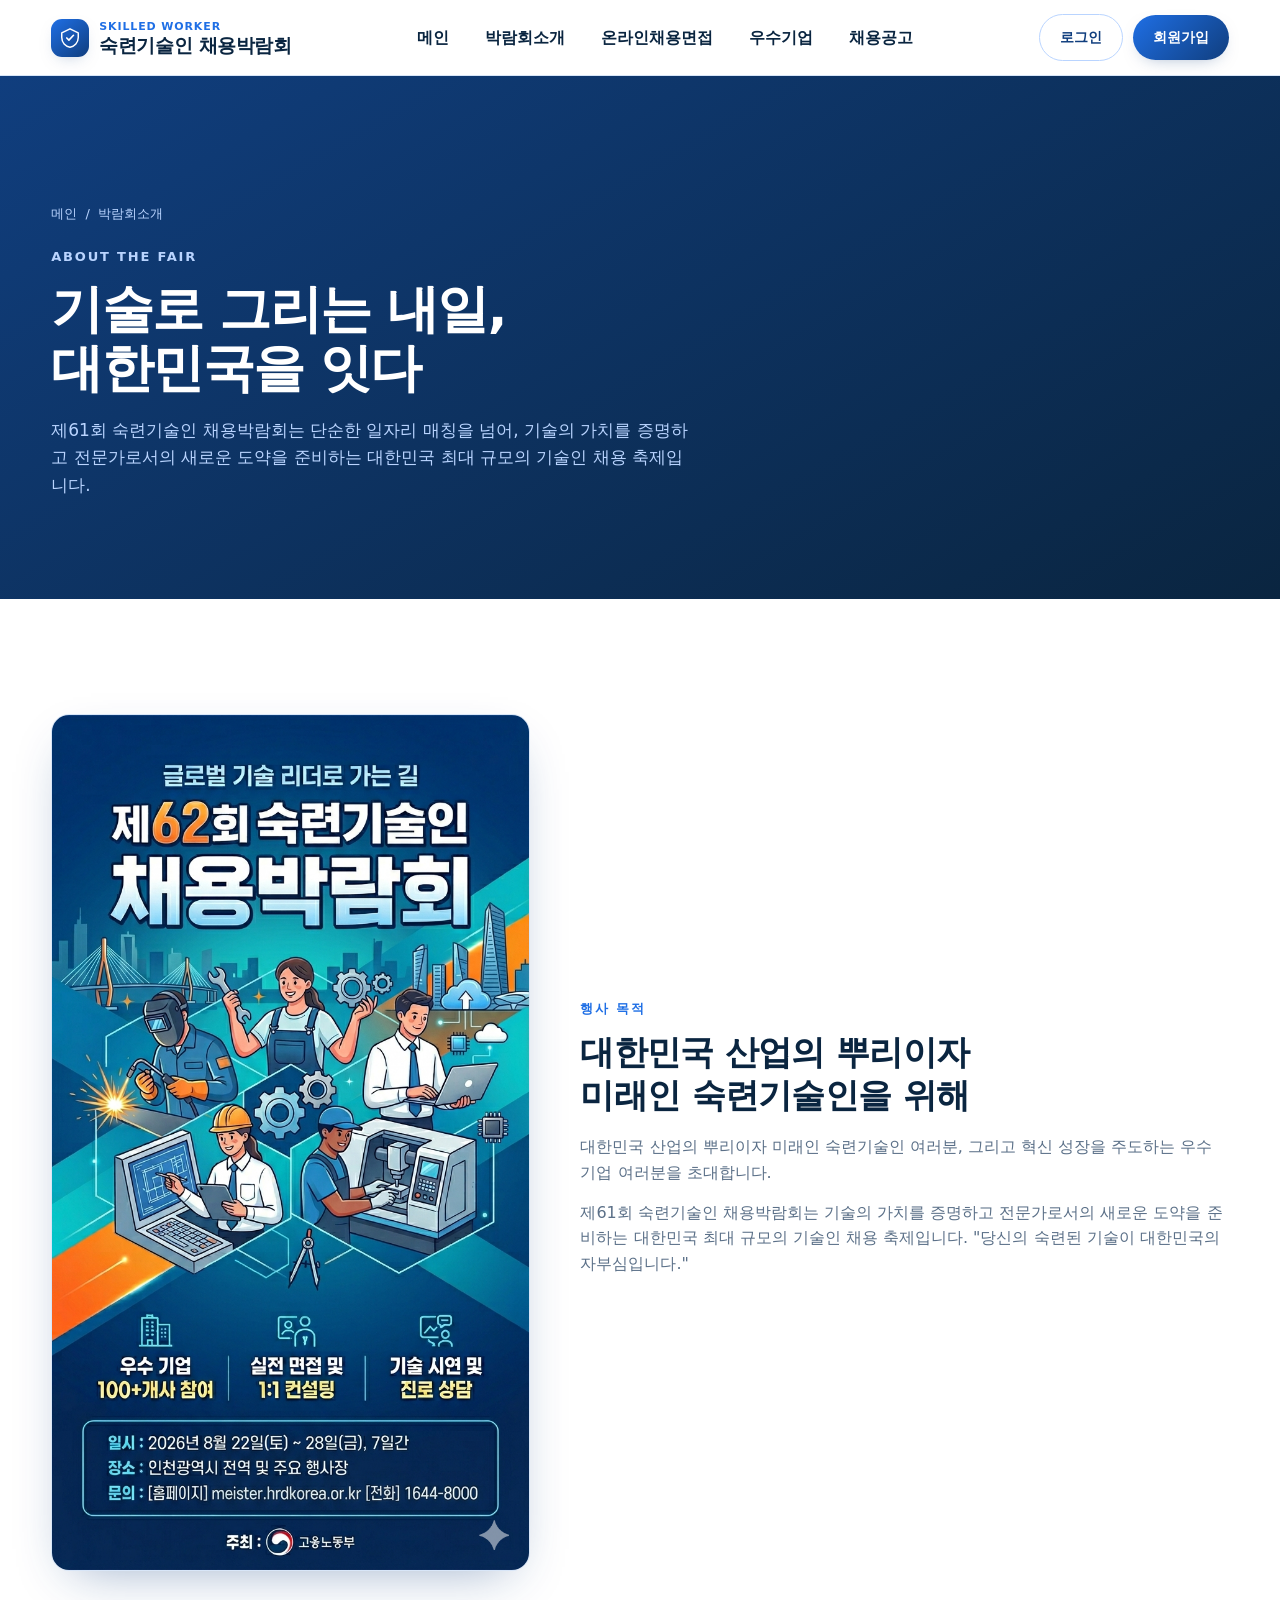
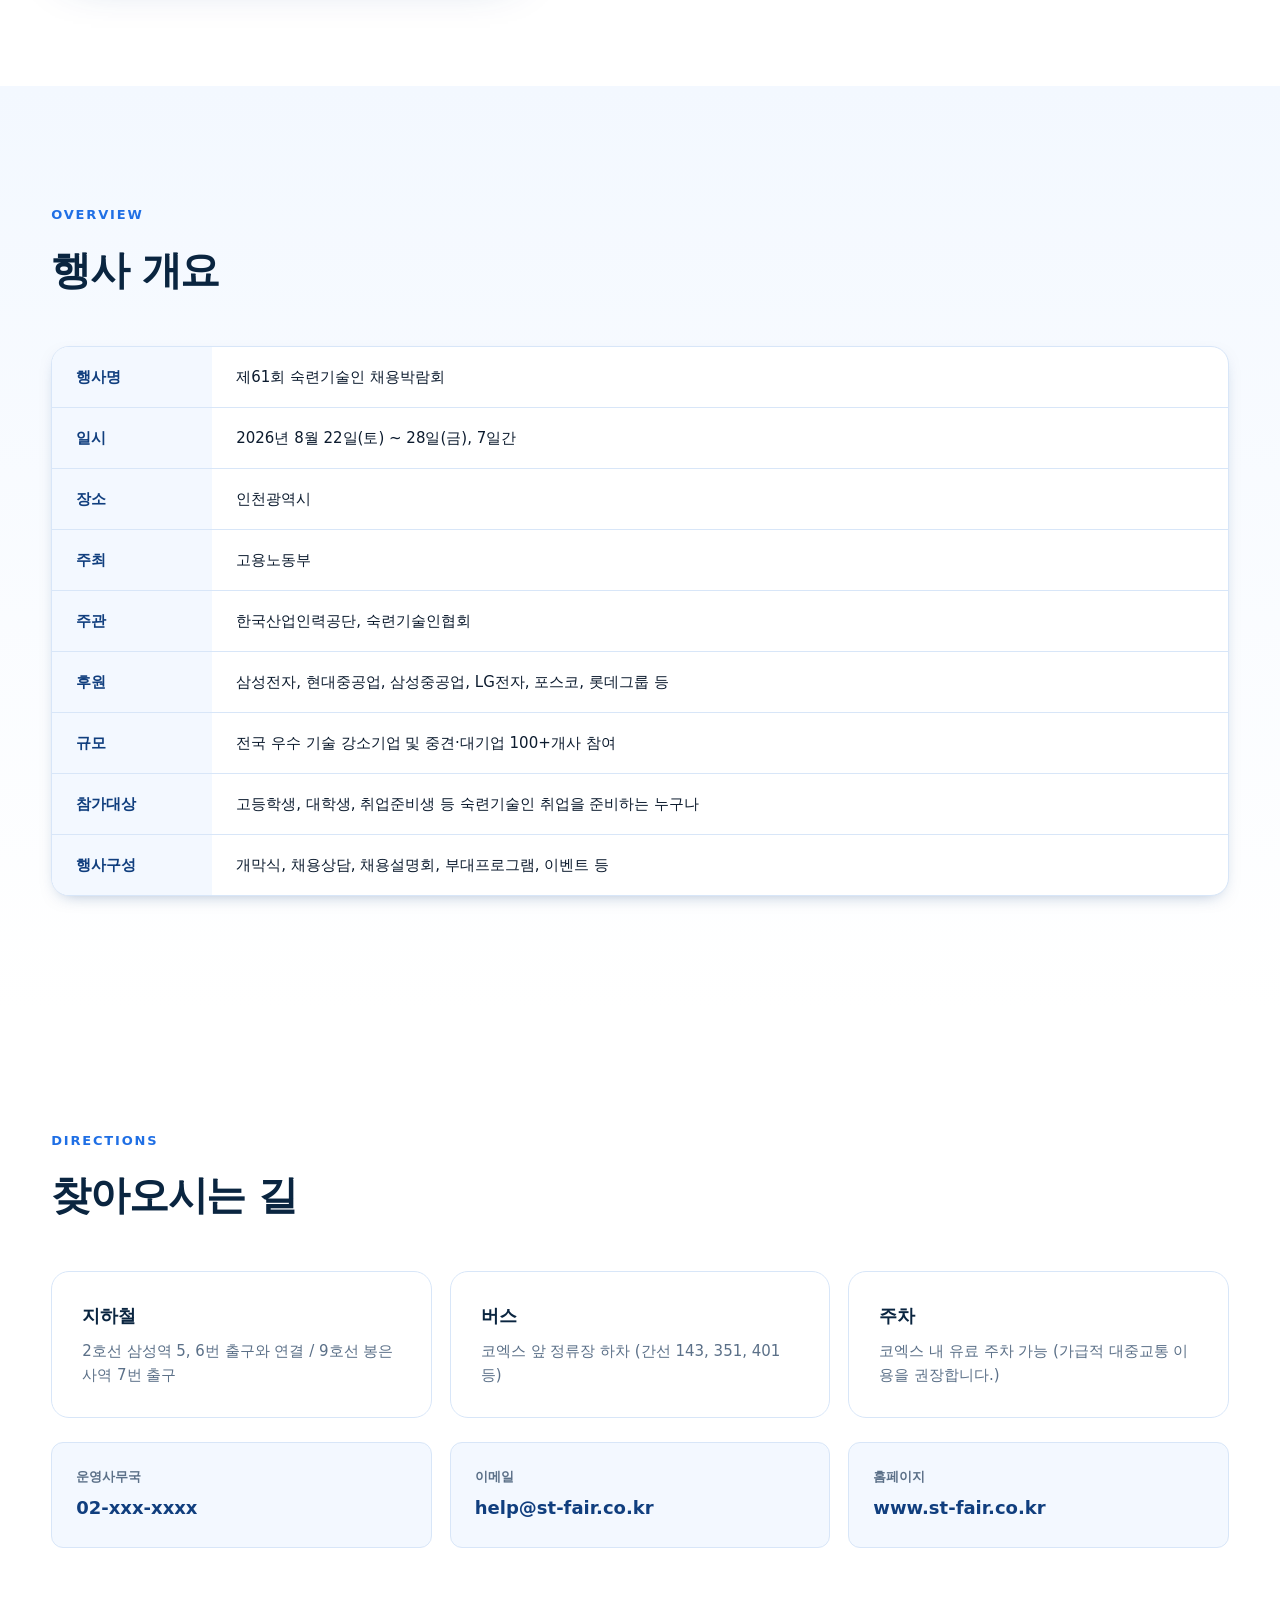
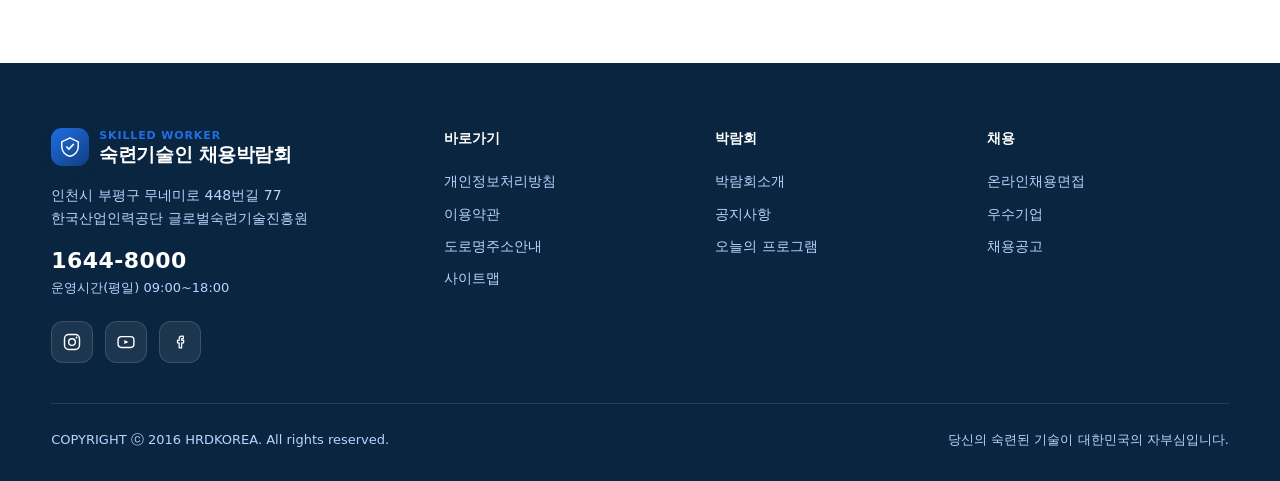
<file: sub.html>
<!DOCTYPE html>
<html lang="ko">
<head>
  <meta charset="UTF-8">
  <meta name="viewport" content="width=device-width, initial-scale=1.0">
  <title>박람회소개 | 제61회 숙련기술인 채용박람회</title>
  <meta name="description" content="제61회 숙련기술인 채용박람회 소개 — 기술로 그리는 내일, 대한민국을 잇다.">
  <link rel="stylesheet" href="css/style.css">
</head>
<body>

  <!-- ============ HEADER (identical to main) ============ -->
  <header class="header">
    <div class="wrap header__inner">
      <input type="checkbox" id="nav-toggle" class="nav-toggle" aria-hidden="true">

      <a href="index.html" class="logo" aria-label="숙련기술인 채용박람회 홈으로">
        <span class="logo__mark" aria-hidden="true">
          <svg viewBox="0 0 24 24" fill="none"><path d="M12 2 3 6.5v5C3 17 7 21 12 22c5-1 9-5 9-10.5v-5L12 2Z" stroke="#fff" stroke-width="1.6" stroke-linejoin="round"/><path d="m8.5 12 2.3 2.3L15.8 9" stroke="#fff" stroke-width="1.8" stroke-linecap="round" stroke-linejoin="round"/></svg>
        </span>
        <span class="logo__name"><span class="logo__sub">SKILLED WORKER</span><strong>숙련기술인 채용박람회</strong></span>
      </a>

      <nav class="nav" aria-label="주요 메뉴">
        <label for="nav-toggle" class="nav__close" aria-label="메뉴 닫기">×</label>
        <ul class="nav__list">
          <li><a href="index.html">메인</a></li>
          <li><a href="sub.html">박람회소개</a></li>
          <li><a href="#">온라인채용면접</a></li>
          <li><a href="index.html#gallery">우수기업</a></li>
          <li><a href="#">채용공고</a></li>
        </ul>
        <div class="nav__auth">
          <a href="#login" class="btn btn--ghost">로그인</a>
          <a href="#signup" class="btn btn--solid">회원가입</a>
        </div>
      </nav>

      <label for="nav-toggle" class="nav-overlay" aria-hidden="true"></label>

      <div class="auth">
        <a href="#login" class="btn btn--ghost">로그인</a>
        <a href="#signup" class="btn btn--solid">회원가입</a>
        <label for="nav-toggle" class="nav-toggle-label" aria-label="메뉴 열기"><span></span></label>
      </div>
    </div>
  </header>

  <!-- LOGIN MODAL -->
  <div class="modal" id="login" role="dialog" aria-modal="true" aria-label="로그인">
    <div class="modal__card">
      <div class="modal__head">
        <div class="modal__title">로그인<span>박람회 서비스를 이용하려면 로그인하세요</span></div>
        <a href="#" class="modal__close" aria-label="닫기">×</a>
      </div>
      <div class="field"><label for="li-id">아이디</label><input id="li-id" type="text" placeholder="아이디를 입력하세요"></div>
      <div class="field"><label for="li-pw">비밀번호</label><input id="li-pw" type="password" placeholder="비밀번호를 입력하세요"></div>
      <div class="role">
        <input type="radio" name="li-role" id="li-admin"><label for="li-admin">관리자</label>
        <input type="radio" name="li-role" id="li-user" checked><label for="li-user">일반회원</label>
      </div>
      <button class="btn btn--solid btn--block">로그인하기</button>
      <p class="modal__swap">아직 회원이 아니신가요? <a href="#signup">회원가입</a></p>
    </div>
  </div>

  <!-- SIGNUP MODAL -->
  <div class="modal" id="signup" role="dialog" aria-modal="true" aria-label="회원가입">
    <div class="modal__card">
      <div class="modal__head">
        <div class="modal__title">회원가입<span>기술로 그리는 내일, 대한민국을 잇다</span></div>
        <a href="#" class="modal__close" aria-label="닫기">×</a>
      </div>
      <div class="field"><label for="su-id">아이디</label><input id="su-id" type="text" placeholder="사용할 아이디"></div>
      <div class="field"><label for="su-pw">비밀번호</label><input id="su-pw" type="password" placeholder="비밀번호"></div>
      <div class="field"><label for="su-name">이름</label><input id="su-name" type="text" placeholder="이름"></div>
      <div class="role">
        <input type="radio" name="su-role" id="su-admin"><label for="su-admin">관리자</label>
        <input type="radio" name="su-role" id="su-user" checked><label for="su-user">일반회원</label>
      </div>
      <button class="btn btn--solid btn--block">가입하기</button>
      <p class="modal__swap">이미 계정이 있으신가요? <a href="#login">로그인</a></p>
    </div>
  </div>

  <!-- ============ SUB HERO ============ -->
  <section class="subhero">
    <div class="wrap">
      <nav class="breadcrumb" aria-label="현재 위치"><a href="index.html">메인</a> &nbsp;/&nbsp; 박람회소개</nav>
      <span class="eyebrow">About the fair</span>
      <h1 class="rise">기술로 그리는 내일,<br>대한민국을 잇다</h1>
      <p class="rise rise-2">제61회 숙련기술인 채용박람회는 단순한 일자리 매칭을 넘어, 기술의 가치를 증명하고 전문가로서의 새로운 도약을 준비하는 대한민국 최대 규모의 기술인 채용 축제입니다.</p>
    </div>
  </section>

  <!-- ============ INTRO ============ -->
  <section class="section">
    <div class="wrap">
      <div class="intro__lead">
        <div class="intro__poster">
          <img src="(공통)선수제공파일/B_Module/박람회소개/포스터.png" alt="제61회 숙련기술인 채용박람회 포스터" title="제61회 숙련기술인 채용박람회 포스터">
        </div>
        <div>
          <span class="eyebrow">행사 목적</span>
          <h2>대한민국 산업의 뿌리이자<br>미래인 숙련기술인을 위해</h2>
          <p>대한민국 산업의 뿌리이자 미래인 숙련기술인 여러분, 그리고 혁신 성장을 주도하는 우수 기업 여러분을 초대합니다.</p>
          <p>제61회 숙련기술인 채용박람회는 기술의 가치를 증명하고 전문가로서의 새로운 도약을 준비하는 대한민국 최대 규모의 기술인 채용 축제입니다. "당신의 숙련된 기술이 대한민국의 자부심입니다."</p>
        </div>
      </div>
    </div>
  </section>

  <!-- ============ INFO TABLE ============ -->
  <section class="section section--tint">
    <div class="wrap">
      <div class="section__head">
        <span class="eyebrow">Overview</span>
        <h2 class="section__title">행사 개요</h2>
      </div>
      <div class="info">
        <div class="info__row"><span class="info__key">행사명</span><span class="info__val">제61회 숙련기술인 채용박람회</span></div>
        <div class="info__row"><span class="info__key">일시</span><span class="info__val">2026년 8월 22일(토) ~ 28일(금), 7일간</span></div>
        <div class="info__row"><span class="info__key">장소</span><span class="info__val">인천광역시</span></div>
        <div class="info__row"><span class="info__key">주최</span><span class="info__val">고용노동부</span></div>
        <div class="info__row"><span class="info__key">주관</span><span class="info__val">한국산업인력공단, 숙련기술인협회</span></div>
        <div class="info__row"><span class="info__key">후원</span><span class="info__val">삼성전자, 현대중공업, 삼성중공업, LG전자, 포스코, 롯데그룹 등</span></div>
        <div class="info__row"><span class="info__key">규모</span><span class="info__val">전국 우수 기술 강소기업 및 중견·대기업 100+개사 참여</span></div>
        <div class="info__row"><span class="info__key">참가대상</span><span class="info__val">고등학생, 대학생, 취업준비생 등 숙련기술인 취업을 준비하는 누구나</span></div>
        <div class="info__row"><span class="info__key">행사구성</span><span class="info__val">개막식, 채용상담, 채용설명회, 부대프로그램, 이벤트 등</span></div>
      </div>
    </div>
  </section>

  <!-- ============ DIRECTIONS ============ -->
  <section class="section">
    <div class="wrap">
      <div class="section__head">
        <span class="eyebrow">Directions</span>
        <h2 class="section__title">찾아오시는 길</h2>
      </div>
      <div class="steps">
        <div class="step step--plain"><h4>지하철</h4><p>2호선 삼성역 5, 6번 출구와 연결 / 9호선 봉은사역 7번 출구</p></div>
        <div class="step step--plain"><h4>버스</h4><p>코엑스 앞 정류장 하차 (간선 143, 351, 401 등)</p></div>
        <div class="step step--plain"><h4>주차</h4><p>코엑스 내 유료 주차 가능 (가급적 대중교통 이용을 권장합니다.)</p></div>
      </div>
      <div class="contact">
        <div class="contact__item"><span>운영사무국</span><strong>02-xxx-xxxx</strong></div>
        <div class="contact__item"><span>이메일</span><strong>help@st-fair.co.kr</strong></div>
        <div class="contact__item"><span>홈페이지</span><strong>www.st-fair.co.kr</strong></div>
      </div>
    </div>
  </section>

  <!-- ============ FOOTER (identical to main) ============ -->
  <footer class="footer">
    <div class="wrap">
      <div class="footer__top">
        <div>
          <a href="index.html" class="logo" aria-label="홈으로">
            <span class="logo__mark" aria-hidden="true">
              <svg viewBox="0 0 24 24" fill="none"><path d="M12 2 3 6.5v5C3 17 7 21 12 22c5-1 9-5 9-10.5v-5L12 2Z" stroke="#fff" stroke-width="1.6" stroke-linejoin="round"/><path d="m8.5 12 2.3 2.3L15.8 9" stroke="#fff" stroke-width="1.8" stroke-linecap="round" stroke-linejoin="round"/></svg>
            </span>
            <span class="logo__name"><span class="logo__sub">SKILLED WORKER</span><strong>숙련기술인 채용박람회</strong></span>
          </a>
          <p class="footer__addr">인천시 부평구 무네미로 448번길 77<br>한국산업인력공단 글로벌숙련기술진흥원</p>
          <p class="footer__tel"><strong>1644-8000</strong><span>운영시간(평일) 09:00~18:00</span></p>
          <div class="sns">
            <a href="#" aria-label="인스타그램"><svg viewBox="0 0 24 24" fill="none"><rect x="3" y="3" width="18" height="18" rx="5" stroke="currentColor" stroke-width="1.7"/><circle cx="12" cy="12" r="4" stroke="currentColor" stroke-width="1.7"/><circle cx="17.5" cy="6.5" r="1.2" fill="currentColor"/></svg></a>
            <a href="#" aria-label="유튜브"><svg viewBox="0 0 24 24" fill="none"><rect x="2.5" y="5.5" width="19" height="13" rx="4" stroke="currentColor" stroke-width="1.7"/><path d="m10 9.5 5 2.5-5 2.5v-5Z" fill="currentColor"/></svg></a>
            <a href="#" aria-label="페이스북"><svg viewBox="0 0 24 24" fill="none"><path d="M14 8h2V5h-2c-1.7 0-3 1.3-3 3v2H9v3h2v6h3v-6h2.2l.3-3H14V8.5c0-.3.2-.5.5-.5Z" stroke="currentColor" stroke-width="1.5" stroke-linejoin="round"/></svg></a>
          </div>
        </div>
        <div class="footer__col"><h5>바로가기</h5><a href="#">개인정보처리방침</a><a href="#">이용약관</a><a href="#">도로명주소안내</a><a href="#">사이트맵</a></div>
        <div class="footer__col"><h5>박람회</h5><a href="sub.html">박람회소개</a><a href="index.html#notice">공지사항</a><a href="index.html#program">오늘의 프로그램</a></div>
        <div class="footer__col"><h5>채용</h5><a href="#">온라인채용면접</a><a href="index.html#gallery">우수기업</a><a href="#">채용공고</a></div>
      </div>
      <div class="footer__bottom">
        <span>COPYRIGHT ⓒ 2016 HRDKOREA. All rights reserved.</span>
        <span>당신의 숙련된 기술이 대한민국의 자부심입니다.</span>
      </div>
    </div>
  </footer>

</body>
</html>
</file>
<file: css/style.css>
/* =========================================================
   제61회 숙련기술인 채용박람회 — B_Module
   HTML5 / CSS3 only (no JavaScript)
   Palette: blue → white, modern
   ========================================================= */

:root {
  --blue-900: #0a2540;
  --blue-700: #103e7e;
  --blue-600: #1453b8;
  --blue-500: #1f6fe5;
  --blue-400: #4f93ff;
  --blue-200: #b9d4ff;
  --blue-100: #e6f0ff;
  --blue-050: #f3f8ff;
  --ink: #0c1b2e;
  --muted: #5b7088;
  --line: #d8e6f8;
  --white: #ffffff;
  --shadow: 0 18px 50px -22px rgba(16, 62, 126, 0.45);
  --shadow-sm: 0 6px 18px -10px rgba(16, 62, 126, 0.5);
  --radius: 18px;
  --radius-sm: 12px;
  --header-h: 76px;
  --ease: cubic-bezier(0.22, 0.61, 0.36, 1);
}

* { margin: 0; padding: 0; box-sizing: border-box; }

html { scroll-behavior: smooth; }

body {
  font-family: "Pretendard", "Apple SD Gothic Neo", "Malgun Gothic", system-ui, sans-serif;
  color: var(--ink);
  background: var(--white);
  line-height: 1.6;
  -webkit-font-smoothing: antialiased;
  overflow-x: hidden;
}

img { max-width: 100%; display: block; }
a { color: inherit; text-decoration: none; }
ul { list-style: none; }
button { font-family: inherit; cursor: pointer; border: none; background: none; }

.wrap { width: min(1280px, 92%); margin-inline: auto; }

/* ---------- Symbol logo ---------- */
.logo {
  display: inline-flex;
  align-items: center;
  gap: 10px;
  font-weight: 800;
  letter-spacing: -0.02em;
  color: var(--blue-900);
  font-size: 19px;
}
.logo__mark {
  width: 38px; height: 38px;
  flex: none;
  display: grid;
  place-items: center;
  border-radius: 11px;
  background: linear-gradient(140deg, var(--blue-500), var(--blue-700));
  box-shadow: var(--shadow-sm);
}
.logo__mark svg { width: 22px; height: 22px; }
.logo__sub { display: block; font-size: 11px; font-weight: 600; color: var(--blue-500); letter-spacing: 0.08em; }
.logo__name strong { display: block; line-height: 1.15; }

/* ---------- Header ---------- */
.header {
  position: sticky;
  top: 0;
  z-index: 50;
  height: var(--header-h);
  background: rgba(255, 255, 255, 0.82);
  backdrop-filter: blur(14px);
  border-bottom: 1px solid var(--line);
}
.header__inner {
  height: 100%;
  display: flex;
  align-items: center;
  justify-content: space-between;
  gap: 24px;
}
.nav__list { display: flex; gap: 4px; }
.nav__list a {
  position: relative;
  display: block;
  padding: 10px 16px;
  font-weight: 600;
  color: var(--blue-900);
  border-radius: 10px;
  transition: color 0.25s var(--ease), background 0.25s var(--ease);
}
.nav__list a::after {
  content: "";
  position: absolute;
  left: 16px; right: 16px; bottom: 6px;
  height: 2px;
  background: var(--blue-500);
  transform: scaleX(0);
  transform-origin: left;
  transition: transform 0.3s var(--ease);
}
.nav__list a:hover { color: var(--blue-600); background: var(--blue-050); }
.nav__list a:hover::after { transform: scaleX(1); }

.auth { display: flex; align-items: center; gap: 10px; }
.btn {
  display: inline-flex;
  align-items: center;
  justify-content: center;
  gap: 8px;
  padding: 11px 20px;
  border-radius: 999px;
  font-weight: 700;
  font-size: 14px;
  transition: transform 0.2s var(--ease), box-shadow 0.25s var(--ease), background 0.25s var(--ease), color 0.25s var(--ease);
}
.btn--ghost { color: var(--blue-700); border: 1.5px solid var(--blue-200); }
.btn--ghost:hover { background: var(--blue-050); border-color: var(--blue-400); }
.btn--solid { color: #fff; background: linear-gradient(135deg, var(--blue-500), var(--blue-700)); box-shadow: var(--shadow-sm); }
.btn--solid:hover { transform: translateY(-2px); box-shadow: 0 16px 30px -14px rgba(20, 83, 184, 0.7); }
.btn--block { width: 100%; padding: 14px; font-size: 15px; }

/* Hamburger (mobile) — hidden on desktop */
.nav-toggle, .nav-toggle-label, .nav__close, .nav-overlay { display: none; }
.nav__auth { display: none; }

/* ---------- Modal (login / signup) via :target ---------- */
.modal {
  position: fixed;
  inset: 0;
  z-index: 100;
  display: grid;
  place-items: center;
  padding: 20px;
  background: rgba(10, 37, 64, 0.45);
  backdrop-filter: blur(4px);
  opacity: 0;
  visibility: hidden;
  transition: opacity 0.3s var(--ease), visibility 0.3s var(--ease);
}
.modal:target { opacity: 1; visibility: visible; }
.modal__card {
  width: min(420px, 100%);
  background: #fff;
  border-radius: 22px;
  padding: 34px 32px 30px;
  box-shadow: var(--shadow);
  transform: translateY(18px) scale(0.97);
  transition: transform 0.35s var(--ease);
}
.modal:target .modal__card { transform: translateY(0) scale(1); }
.modal__head { display: flex; align-items: flex-start; justify-content: space-between; margin-bottom: 22px; }
.modal__title { font-size: 22px; font-weight: 800; color: var(--blue-900); }
.modal__title span { display: block; font-size: 13px; font-weight: 600; color: var(--muted); margin-top: 4px; }
.modal__close {
  width: 36px; height: 36px; border-radius: 10px;
  display: grid; place-items: center;
  color: var(--muted); font-size: 20px;
  transition: background 0.2s, color 0.2s;
}
.modal__close:hover { background: var(--blue-050); color: var(--blue-700); }

.field { margin-bottom: 14px; }
.field label { display: block; font-size: 13px; font-weight: 600; color: var(--blue-900); margin-bottom: 6px; }
.field input {
  width: 100%;
  padding: 13px 14px;
  border: 1.5px solid var(--line);
  border-radius: 12px;
  font-size: 14px;
  font-family: inherit;
  background: var(--blue-050);
  transition: border 0.2s, background 0.2s, box-shadow 0.2s;
}
.field input:focus {
  outline: none;
  border-color: var(--blue-400);
  background: #fff;
  box-shadow: 0 0 0 4px var(--blue-100);
}
.role { display: flex; gap: 10px; margin: 6px 0 20px; }
.role label {
  flex: 1;
  text-align: center;
  padding: 11px;
  border: 1.5px solid var(--line);
  border-radius: 12px;
  font-size: 14px;
  font-weight: 600;
  color: var(--muted);
  cursor: pointer;
  transition: all 0.2s var(--ease);
}
.role input { position: absolute; opacity: 0; pointer-events: none; }
.role input:checked + label {
  border-color: var(--blue-500);
  background: var(--blue-050);
  color: var(--blue-700);
  box-shadow: 0 0 0 3px var(--blue-100);
}
.modal__swap { text-align: center; font-size: 13px; color: var(--muted); margin-top: 16px; }
.modal__swap a { color: var(--blue-600); font-weight: 700; }

/* ---------- Visual / Hero (CSS-only diagonal crossfade) ---------- */
.visual {
  position: relative;
  height: clamp(520px, 78vh, 760px);
  overflow: hidden;
  background: var(--blue-900);
}
.visual__slides { position: absolute; inset: 0; }
.visual__slide {
  position: absolute;
  inset: 0;
  opacity: 0;
  transform: translate(40px, -40px) scale(1.08);
  animation: diagFade 15s infinite var(--ease);
}
.visual__slide::before {
  content: "";
  position: absolute; inset: 0;
  background: linear-gradient(120deg, rgba(10,37,64,0.92) 0%, rgba(16,62,126,0.62) 45%, rgba(31,111,229,0.3) 100%);
  z-index: 1;
}
.visual__slide img { width: 100%; height: 100%; object-fit: cover; }
.visual__slide:nth-child(1) { animation-delay: 0s; }
.visual__slide:nth-child(2) { animation-delay: 5s; }
.visual__slide:nth-child(3) { animation-delay: 10s; }

/* pause on hover (대각슬라이드 일시정지) */
.visual:hover .visual__slide,
.visual:hover .visual__copy > * { animation-play-state: paused; }

@keyframes diagFade {
  0%   { opacity: 0; transform: translate(40px, -40px) scale(1.08); }
  6%   { opacity: 1; transform: translate(0, 0) scale(1.02); }
  27%  { opacity: 1; transform: translate(-12px, 12px) scale(1.05); }
  33%  { opacity: 0; transform: translate(-40px, 40px) scale(1.08); }
  100% { opacity: 0; }
}

.visual__copy {
  position: relative;
  z-index: 3;
  height: 100%;
  display: flex;
  flex-direction: column;
  justify-content: center;
  color: #fff;
}
.visual__eyebrow {
  display: inline-flex;
  align-items: center;
  gap: 8px;
  width: max-content;
  padding: 8px 16px;
  border-radius: 999px;
  background: rgba(255,255,255,0.12);
  border: 1px solid rgba(255,255,255,0.25);
  font-size: 13px;
  font-weight: 600;
  letter-spacing: 0.04em;
  backdrop-filter: blur(6px);
  margin-bottom: 22px;
}
.visual__eyebrow .dot { width: 7px; height: 7px; border-radius: 50%; background: var(--blue-400); box-shadow: 0 0 0 4px rgba(79,147,255,0.35); }

.visual__lines { position: relative; min-height: 210px; }
.visual__line {
  position: absolute;
  top: 0; left: 0;
  opacity: 0;
  transform: translateY(28px);
  animation: textFade 15s infinite var(--ease);
}
.visual__line:nth-child(1) { animation-delay: 0s; }
.visual__line:nth-child(2) { animation-delay: 5s; }
.visual__line:nth-child(3) { animation-delay: 10s; }
.visual__line h1 {
  font-size: clamp(30px, 4.6vw, 56px);
  font-weight: 800;
  letter-spacing: -0.03em;
  line-height: 1.12;
  max-width: 18ch;
}
.visual__line h1 em { color: var(--blue-400); font-style: normal; }
.visual__line p { margin-top: 16px; font-size: clamp(15px, 1.6vw, 19px); color: var(--blue-200); max-width: 46ch; }

@keyframes textFade {
  0%   { opacity: 0; transform: translateY(28px); }
  6%   { opacity: 1; transform: translateY(0); }
  27%  { opacity: 1; transform: translateY(0); }
  33%  { opacity: 0; transform: translateY(-22px); }
  100% { opacity: 0; }
}
.visual__cta { display: flex; gap: 12px; margin-top: 34px; }
.visual__cta .btn--ghost { color: #fff; border-color: rgba(255,255,255,0.4); }
.visual__cta .btn--ghost:hover { background: rgba(255,255,255,0.12); }

/* ---------- Section frame ---------- */
.section { padding: clamp(64px, 9vw, 120px) 0; }
.section--tint { background: linear-gradient(180deg, var(--blue-050), #fff); }
.section__head { margin-bottom: 44px; }
.eyebrow {
  display: inline-block;
  font-size: 13px;
  font-weight: 700;
  letter-spacing: 0.14em;
  text-transform: uppercase;
  color: var(--blue-500);
  margin-bottom: 12px;
}
.section__title {
  font-size: clamp(26px, 3.4vw, 40px);
  font-weight: 800;
  letter-spacing: -0.03em;
  color: var(--blue-900);
}
.section__desc { margin-top: 12px; color: var(--muted); max-width: 56ch; font-size: 16px; }

/* ---------- Notice (accordion via radio) ---------- */
.notice__grid { display: grid; grid-template-columns: 1.05fr 0.95fr; gap: 30px; align-items: start; }
.notice__list { display: flex; flex-direction: column; gap: 10px; }
.acc { border: 1px solid var(--line); border-radius: var(--radius-sm); background: #fff; overflow: hidden; transition: box-shadow 0.3s var(--ease), border 0.3s; }
.acc__input { position: absolute; opacity: 0; pointer-events: none; }
.acc__label {
  display: flex;
  align-items: center;
  gap: 14px;
  padding: 18px 20px;
  cursor: pointer;
  font-weight: 700;
  color: var(--blue-900);
  font-size: 15px;
}
.acc__num {
  flex: none;
  width: 30px; height: 30px;
  display: grid; place-items: center;
  border-radius: 8px;
  background: var(--blue-050);
  color: var(--blue-500);
  font-size: 13px;
  font-weight: 800;
  transition: background 0.3s, color 0.3s;
}
.acc__label .chev { margin-left: auto; flex: none; color: var(--muted); transition: transform 0.35s var(--ease); }
.acc__body {
  max-height: 0;
  opacity: 0;
  overflow: hidden;
  transition: max-height 0.45s var(--ease), opacity 0.35s var(--ease), padding 0.45s var(--ease);
  padding: 0 20px;
}
.acc__body img { width: 100%; height: 200px; object-fit: cover; border-radius: 10px; margin-bottom: 14px; }
.acc__body p { color: var(--muted); font-size: 15px; }
.acc__input:checked ~ .acc__body { max-height: 600px; opacity: 1; padding: 4px 20px 22px; }
.acc__input:checked ~ .acc__label { color: var(--blue-600); }
.acc__input:checked ~ .acc__label .acc__num { background: var(--blue-500); color: #fff; }
.acc__input:checked ~ .acc__label .chev { transform: rotate(180deg); }
.acc:has(.acc__input:checked) { box-shadow: var(--shadow-sm); border-color: var(--blue-200); }

.notice__feature {
  position: sticky;
  top: calc(var(--header-h) + 20px);
  border-radius: var(--radius);
  background: linear-gradient(150deg, var(--blue-700), var(--blue-900));
  color: #fff;
  padding: 30px;
  box-shadow: var(--shadow);
}
.notice__feature .tag { display: inline-block; font-size: 12px; font-weight: 700; letter-spacing: 0.1em; color: var(--blue-200); border: 1px solid rgba(255,255,255,0.25); border-radius: 999px; padding: 5px 12px; margin-bottom: 16px; }
.notice__feature h3 { font-size: 24px; font-weight: 800; line-height: 1.3; margin-bottom: 10px; }
.notice__feature p { color: var(--blue-200); font-size: 15px; }
.notice__feature-img { margin-top: 22px; border-radius: 12px; overflow: hidden; border: 1px solid rgba(255,255,255,0.15); }
.notice__feature-img img { width: 100%; height: 220px; object-fit: cover; }

/* ---------- Gallery (filter via radio + :checked) ---------- */
.gallery__filters { display: flex; flex-wrap: wrap; gap: 10px; margin-bottom: 32px; }
#f-all, #f-it, #f-service, #f-maker { position: absolute; opacity: 0; width: 0; height: 0; pointer-events: none; }
.gallery__filters label {
  padding: 10px 22px;
  border-radius: 999px;
  border: 1.5px solid var(--line);
  font-weight: 700;
  font-size: 14px;
  color: var(--muted);
  cursor: pointer;
  transition: all 0.25s var(--ease);
}
.gallery__filters label:hover { border-color: var(--blue-400); color: var(--blue-600); }

.gallery__grid {
  display: grid;
  grid-template-columns: repeat(4, 1fr);
  gap: 16px;
}
.card-job {
  position: relative;
  aspect-ratio: 4/3;
  border-radius: var(--radius-sm);
  overflow: hidden;
  background: #fff;
  border: 1px solid var(--line);
  box-shadow: var(--shadow-sm);
  transition: opacity 0.4s var(--ease), transform 0.4s var(--ease);
}
.card-job img { width: 100%; height: 100%; object-fit: contain; padding: 18px; background: #fff; transition: transform 0.5s var(--ease), opacity 0.4s var(--ease); }
.card-job__face {
  position: absolute;
  inset: auto 0 0 0;
  display: flex;
  flex-direction: column;
  gap: 2px;
  padding: 14px 18px;
  background: linear-gradient(180deg, transparent, rgba(255,255,255,0.96) 40%);
  transition: opacity 0.4s var(--ease);
}
.card-job__cat { font-size: 12px; font-weight: 700; color: var(--blue-500); }
.card-job__face strong { font-size: 14px; color: var(--blue-900); }
.card-job__hover {
  position: absolute;
  inset: 0;
  display: grid;
  place-content: center;
  text-align: center;
  gap: 6px;
  padding: 20px;
  background: linear-gradient(150deg, rgba(20,83,184,0.95), rgba(10,37,64,0.96));
  color: #fff;
  opacity: 0;
  transform: scale(1.04);
  transition: opacity 0.4s var(--ease), transform 0.4s var(--ease);
}
.card-job__hover span { font-size: 12px; letter-spacing: 0.1em; color: var(--blue-200); font-weight: 600; }
.card-job__hover strong { font-size: 22px; font-weight: 800; }
.card-job:hover .card-job__hover { opacity: 1; transform: scale(1); }
.card-job:hover img { transform: scale(1.06); }

/* filter logic */
#f-all:checked    ~ .gallery__grid .card-job,
#f-it:checked     ~ .gallery__grid .card-job[data-cat="it"],
#f-service:checked ~ .gallery__grid .card-job[data-cat="service"],
#f-maker:checked  ~ .gallery__grid .card-job[data-cat="maker"] {
  display: block;
}
#f-it:checked     ~ .gallery__grid .card-job:not([data-cat="it"]),
#f-service:checked ~ .gallery__grid .card-job:not([data-cat="service"]),
#f-maker:checked  ~ .gallery__grid .card-job:not([data-cat="maker"]) {
  display: none;
}
#f-all:checked    ~ .gallery__filters label[for="f-all"],
#f-it:checked     ~ .gallery__filters label[for="f-it"],
#f-service:checked ~ .gallery__filters label[for="f-service"],
#f-maker:checked  ~ .gallery__filters label[for="f-maker"] {
  background: linear-gradient(135deg, var(--blue-500), var(--blue-700));
  border-color: transparent;
  color: #fff;
  box-shadow: var(--shadow-sm);
}

/* ---------- Today program (highlight on selection) ---------- */
.program__list { display: grid; grid-template-columns: repeat(2, 1fr); gap: 14px; }
.prog {
  display: flex;
  align-items: center;
  gap: 18px;
  padding: 20px 22px;
  border-radius: var(--radius-sm);
  border: 1px solid var(--line);
  background: #fff;
  transition: border 0.3s, box-shadow 0.3s, transform 0.3s var(--ease);
}
.prog:hover { border-color: var(--blue-200); box-shadow: var(--shadow-sm); transform: translateY(-3px); }
.prog__time { flex: none; width: 64px; }
.prog__time strong { font-size: 19px; font-weight: 800; color: var(--blue-600); letter-spacing: -0.02em; }
.prog__body { flex: 1; }
.prog__body h4 { font-size: 16px; font-weight: 800; color: var(--blue-900); }
.prog__body p { font-size: 14px; color: var(--muted); }
.prog__thumb { flex: none; width: 84px; height: 60px; object-fit: cover; border-radius: 10px; }
.prog--media { grid-column: span 2; background: var(--blue-050); }
/* yellow highlight when text is selected (요구사항: 노란색 계열 하이라이트) */
.prog__body ::selection { background: #ffe168; color: var(--blue-900); }
.prog__body h4::selection, .prog__body p::selection { background: #ffe168; color: var(--blue-900); }

/* ---------- Banner (hover zoom + more) ---------- */
.banner__row { display: grid; grid-template-columns: repeat(5, 1fr); gap: 14px; }
.brand {
  position: relative;
  aspect-ratio: 3/4;
  border-radius: var(--radius-sm);
  overflow: hidden;
  background: #fff;
  border: 1px solid var(--line);
  box-shadow: var(--shadow-sm);
  transition: box-shadow 0.4s var(--ease);
}
.brand img { width: 100%; height: 100%; object-fit: cover; transition: transform 0.5s var(--ease); }
.brand__over {
  position: absolute;
  inset: 0;
  display: grid;
  place-content: center;
  gap: 14px;
  text-align: center;
  padding: 20px;
  background: linear-gradient(150deg, rgba(20,83,184,0.92), rgba(10,37,64,0.95));
  color: #fff;
  opacity: 0;
  transition: opacity 0.4s var(--ease);
}
.brand__over span { font-size: 15px; font-weight: 700; }
.brand:hover { box-shadow: var(--shadow); }
.brand:hover img { transform: scale(1.1); }
.brand:hover .brand__over { opacity: 1; }
.brand__more {
  display: inline-flex; align-items: center; gap: 6px;
  padding: 10px 18px; border-radius: 999px;
  background: #fff; color: var(--blue-700); font-weight: 800; font-size: 13px;
  margin: 0 auto;
  animation: pulse 1.6s infinite var(--ease);
}
.brand__more:hover { animation: none; transform: translateY(-2px); box-shadow: 0 10px 20px -8px rgba(0,0,0,0.4); }
@keyframes pulse {
  0%, 100% { box-shadow: 0 0 0 0 rgba(255,255,255,0.6); }
  50% { box-shadow: 0 0 0 12px rgba(255,255,255,0); }
}

/* ---------- Footer ---------- */
.footer { background: var(--blue-900); color: #fff; padding: 64px 0 30px; }
.footer__top { display: grid; grid-template-columns: 1.5fr 1fr 1fr 1fr; gap: 30px; padding-bottom: 40px; border-bottom: 1px solid rgba(255,255,255,0.12); }
.footer .logo { color: #fff; margin-bottom: 18px; }
.footer__addr { color: var(--blue-200); font-size: 14px; margin-bottom: 14px; }
.footer__tel { display: flex; flex-direction: column; }
.footer__tel strong { font-size: 22px; font-weight: 800; color: #fff; letter-spacing: 0.02em; }
.footer__tel span { font-size: 13px; color: var(--blue-200); }
.footer__col h5 { font-size: 14px; font-weight: 800; margin-bottom: 16px; color: #fff; }
.footer__col a { display: block; color: var(--blue-200); font-size: 14px; padding: 5px 0; transition: color 0.2s, padding 0.2s; }
.footer__col a:hover { color: #fff; padding-left: 6px; }
.sns { display: flex; gap: 12px; margin-top: 22px; }
.sns a {
  width: 42px; height: 42px;
  border-radius: 12px;
  display: grid; place-items: center;
  background: rgba(255,255,255,0.08);
  border: 1px solid rgba(255,255,255,0.14);
  color: #fff;
  transition: transform 0.3s var(--ease), background 0.3s, box-shadow 0.3s;
}
.sns a svg { width: 20px; height: 20px; }
.sns a:hover { transform: translateY(-4px) rotate(-6deg); background: var(--blue-500); box-shadow: var(--shadow-sm); }
.footer__bottom { display: flex; justify-content: space-between; align-items: center; padding-top: 26px; font-size: 13px; color: var(--blue-200); gap: 16px; }

/* ---------- Sub page ---------- */
.subhero {
  background: linear-gradient(150deg, var(--blue-700), var(--blue-900));
  color: #fff;
  padding: clamp(70px, 10vw, 130px) 0 clamp(60px, 8vw, 100px);
}
.subhero .eyebrow { color: var(--blue-200); }
.subhero h1 { font-size: clamp(30px, 4.5vw, 52px); font-weight: 800; letter-spacing: -0.03em; line-height: 1.15; }
.subhero p { margin-top: 18px; color: var(--blue-200); max-width: 60ch; font-size: 17px; }
.breadcrumb { font-size: 13px; color: var(--blue-200); margin-bottom: 18px; }
.breadcrumb a:hover { color: #fff; }

.intro__lead { display: grid; grid-template-columns: 0.85fr 1.15fr; gap: 50px; align-items: center; }
.intro__poster {
  border-radius: var(--radius);
  overflow: hidden;
  border: 1px solid var(--line);
  box-shadow: var(--shadow);
  background: var(--blue-050);
}
.intro__poster img { width: 100%; height: auto; display: block; }
.intro__lead h2 { font-size: clamp(24px, 3vw, 34px); font-weight: 800; color: var(--blue-900); letter-spacing: -0.02em; margin-bottom: 18px; line-height: 1.25; }
.intro__lead p { color: var(--muted); font-size: 16px; margin-bottom: 14px; }

/* info table */
.info { border: 1px solid var(--line); border-radius: var(--radius); overflow: hidden; background: #fff; box-shadow: var(--shadow-sm); }
.info__row { display: grid; grid-template-columns: 160px 1fr; border-bottom: 1px solid var(--line); }
.info__row:last-child { border-bottom: none; }
.info__key { background: var(--blue-050); padding: 18px 24px; font-weight: 800; color: var(--blue-700); font-size: 15px; }
.info__val { padding: 18px 24px; color: var(--ink); font-size: 15px; }

/* steps / directions */
.steps { display: grid; grid-template-columns: repeat(3, 1fr); gap: 18px; }
.step { padding: 30px; border-radius: var(--radius); background: #fff; border: 1px solid var(--line); position: relative; transition: transform 0.3s var(--ease), box-shadow 0.3s, border 0.3s; }
.step:hover { transform: translateY(-5px); box-shadow: var(--shadow); border-color: var(--blue-200); }
.step h4 { font-size: 18px; font-weight: 800; color: var(--blue-900); margin-bottom: 8px; }
.step p { color: var(--muted); font-size: 15px; }

.contact { display: grid; grid-template-columns: repeat(3, 1fr); gap: 18px; margin-top: 24px; }
.contact__item { padding: 24px; border-radius: var(--radius-sm); background: var(--blue-050); border: 1px solid var(--line); }
.contact__item span { display: block; font-size: 13px; color: var(--muted); font-weight: 600; margin-bottom: 6px; }
.contact__item strong { font-size: 18px; color: var(--blue-700); font-weight: 800; }

/* load animation */
@keyframes rise { from { opacity: 0; transform: translateY(24px); } to { opacity: 1; transform: translateY(0); } }
.rise { animation: rise 0.7s var(--ease) both; }
.rise-2 { animation-delay: 0.08s; }
.rise-3 { animation-delay: 0.16s; }

/* =========================================================
   Responsive — Tablet (768–1279)
   ========================================================= */
@media (max-width: 1279px) {
  :root { --header-h: 68px; }

  .header { backdrop-filter: none; background: #fff; z-index: 200; }

  .nav, .auth { position: static; }
  .nav-toggle-label {
    display: grid; place-items: center;
    width: 44px; height: 44px; border-radius: 12px;
    border: 1.5px solid var(--line);
  }
  .nav-toggle-label span, .nav-toggle-label span::before, .nav-toggle-label span::after {
    content: ""; display: block; width: 20px; height: 2px; background: var(--blue-900); border-radius: 2px; transition: transform 0.3s var(--ease), opacity 0.3s;
  }
  .nav-toggle-label span::before { transform: translateY(-6px); }
  .nav-toggle-label span::after { transform: translateY(4px); }

  .nav {
    position: fixed;
    inset: 0 0 0 auto;
    width: min(320px, 84%);
    background: #fff;
    box-shadow: var(--shadow);
    padding: 90px 24px 30px;
    transform: translateX(100%);
    transition: transform 0.4s var(--ease);
    z-index: 60;
  }
  .nav__list { flex-direction: column; gap: 4px; }
  .nav__list a { padding: 14px 16px; font-size: 16px; }
  .nav__list a::after { display: none; }
  .nav__close {
    display: grid; place-items: center;
    position: absolute; top: 22px; right: 22px;
    width: 40px; height: 40px; border-radius: 10px;
    font-size: 22px; color: var(--muted);
  }
  .nav-toggle:checked ~ .nav { transform: translateX(0); }
  .nav-toggle:checked ~ .nav-overlay {
    display: block;
    position: fixed; inset: 0; background: rgba(10,37,64,0.4); z-index: 55; backdrop-filter: blur(2px);
  }
  .header__inner > .auth > .btn { display: none; }
  .nav__auth { display: flex; flex-direction: column; gap: 10px; margin-top: 24px; padding-top: 24px; border-top: 1px solid var(--line); }

  .notice__grid { grid-template-columns: 1fr; }
  .notice__feature { position: static; }
  .gallery__grid { grid-template-columns: repeat(3, 1fr); }
  .program__list { grid-template-columns: 1fr; }
  .prog--media { grid-column: span 1; }
  .banner__row { grid-template-columns: repeat(3, 1fr); }
  .brand:nth-child(4), .brand:nth-child(5) { aspect-ratio: 16/10; }
  .footer__top { grid-template-columns: 1fr 1fr; }
  .intro__lead { grid-template-columns: 1fr; gap: 30px; }
  .intro__poster { max-width: 420px; }
  .steps { grid-template-columns: 1fr; }
  .contact { grid-template-columns: 1fr; }
  .info__row { grid-template-columns: 120px 1fr; }
}

/* =========================================================
   Responsive — Mobile (320–767)
   ========================================================= */
@media (max-width: 767px) {
  .visual__cta { flex-direction: column; }
  .visual__cta .btn { width: 100%; }
  .gallery__grid { grid-template-columns: repeat(2, 1fr); }
  .banner__row { grid-template-columns: 1fr 1fr; }
  .brand:nth-child(5) { grid-column: 1 / -1; aspect-ratio: 16/8; }
  .footer__top { grid-template-columns: 1fr; }
  .footer__bottom { flex-direction: column; gap: 12px; text-align: center; }
  .modal__card { padding: 28px 22px; }
  .nav-toggle-label { width: 42px; height: 42px; }
  .info__row { grid-template-columns: 1fr; }
  .info__key { padding-bottom: 4px; }
  .info__val { padding-top: 4px; }
  .prog { flex-wrap: wrap; }
  .prog__thumb { width: 100%; height: 120px; }
}

@media (prefers-reduced-motion: reduce) {
  *, *::before, *::after { animation: none !important; transition-duration: 0.01ms !important; scroll-behavior: auto; }
  .visual__slide:nth-child(1) { opacity: 1; }
  .visual__line:nth-child(1) { opacity: 1; transform: none; }
}

/* keyboard focus visibility */
a:focus-visible, button:focus-visible, input:focus-visible, label:focus-visible {
  outline: 3px solid var(--blue-400);
  outline-offset: 2px;
  border-radius: 6px;
}
</file>
